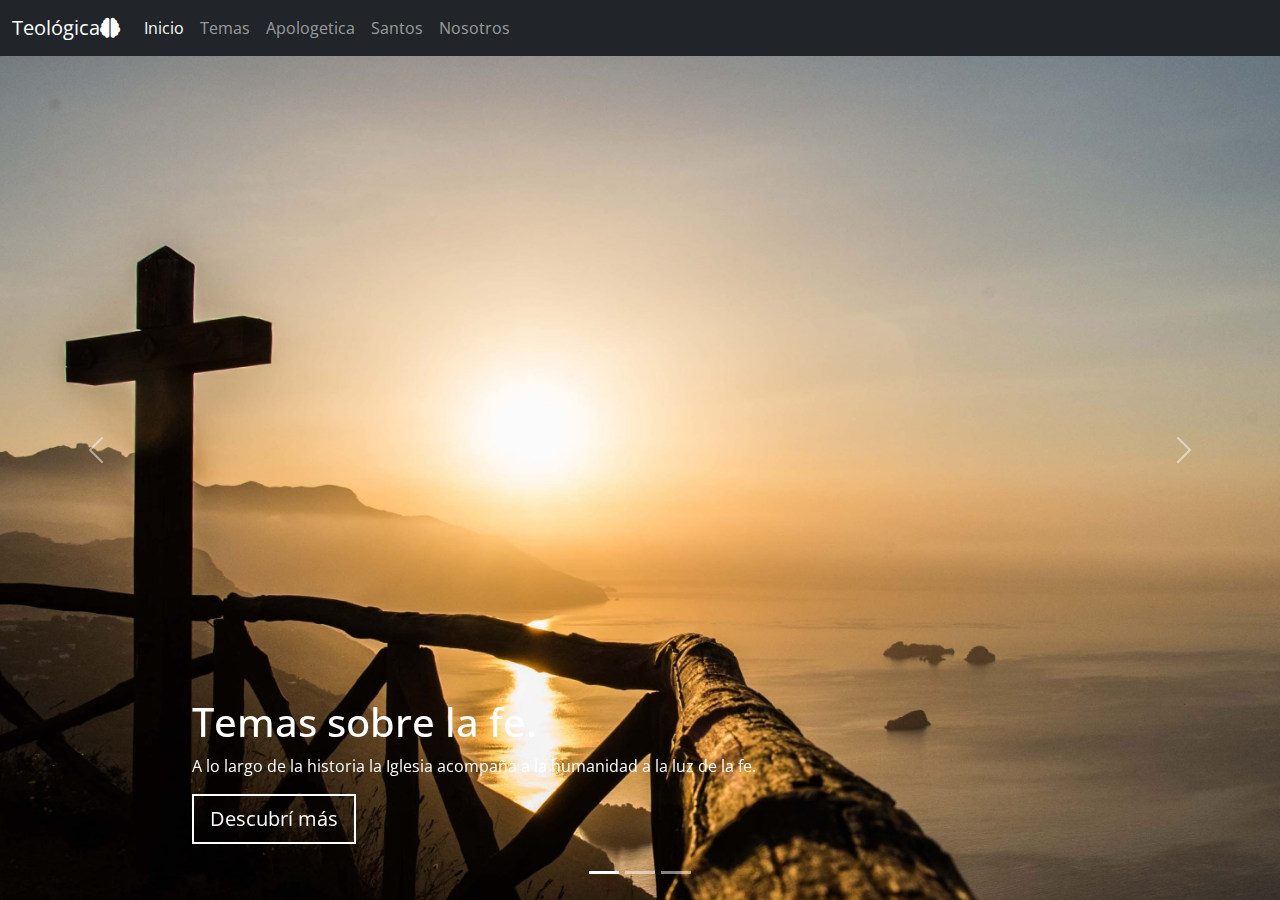
<file: index.html>
<!DOCTYPE html>
<html lang="en">
<head>
	<meta charset="UTF-8">
	<meta http-equiv="X-UA-Compatible" content="IE=edge">
	<meta name="viewport" content="width=device-width, initial-scale=1.0">
	<title>Teologicamente</title>
	<link rel="stylesheet" href="css/fontawesome/css/all.min.css">
	<link rel="stylesheet" href="css/fontawesome/css/fontawesome.min.css">
	<link rel="stylesheet" href="css/bootstrap/css/bootstrap.min.css">
	<link rel="stylesheet" href="css/styles.css">
	<link rel="shortcut icon" href="img/favicon.PNG" type="image/x-icon">
	<script src="css/bootstrap/js/bootstrap.bundle.min.js"></script>
</head>
<body>
	<header class="container">
		<nav class="navbar navbar-expand-md navbar-dark fixed-top bg-dark">
			<div class="container-fluid">
			  <a class="navbar-brand" href="index.html">Teológica<i class="fa-solid fa-brain"></i></a>
			  <button class="navbar-toggler" type="button" data-bs-toggle="collapse" data-bs-target="#navbarCollapse" aria-controls="navbarCollapse" aria-expanded="false" aria-label="Toggle navigation">
				<span class="navbar-toggler-icon"></span>
			  </button>
			  <div class="collapse navbar-collapse" id="navbarCollapse">
				<ul class="navbar-nav me-auto mb-2 mb-md-0">
				  <li class="nav-item">
					<a class="nav-link active" href="index.html">Inicio</a>
				  </li>
				  <li class="nav-item">
					<a class="nav-link" href="#">Temas</a>
				  </li>
				  <li class="nav-item">
					<a class="nav-link" href="apologetica.html">Apologetica</a>
				  </li>
				  <li class="nav-item">
					<a class="nav-link" href="santos.html">Santos</a>
				  </li>
				  <li class="nav-item">
					<a class="nav-link" href="#">Nosotros</a>
				  </li>
				</ul>
			  </div>
			</div>
		  </nav>
	</header>
	<main>
		<div id="myCarousel" class="carousel slide" data-bs-ride="carousel">
			<div class="carousel-indicators">
			  <button type="button" data-bs-target="#myCarousel" data-bs-slide-to="0" class="active" aria-current="true" aria-label="Slide 1"></button>
			  <button type="button" data-bs-target="#myCarousel" data-bs-slide-to="1" aria-label="Slide 2"></button>
			  <button type="button" data-bs-target="#myCarousel" data-bs-slide-to="2" aria-label="Slide 3"></button>
			</div>
			<div class="carousel-inner">
			  <div class="carousel-item active">
				<div class="w-100 fondoUno"></div>
		
				<div class="container">
				  <div class="carousel-caption text-start">
					<h1>Temas sobre la fe.</h1>
					<p>A lo largo de la historia la Iglesia acompaña a la humanidad a la luz de la fe.</p>
					<p><a class="btn btn-lg boton" href="#">Descubrí más</a></p>
				  </div>
				</div>
			  </div>
			  <div class="carousel-item">
				<div class="w-100 fondoDos"></div>
		
				<div class="container">
				  <div class="carousel-caption">
					<h1>Doctrina</h1>
					<p>Conocé cada día más sobre la teología Católica para enamorarte más de Dios</p>
					<p><a class="btn btn-lg boton" href="#">Descubrí más</a></p>
				  </div>
				</div>
			  </div>
			  <div class="carousel-item">
				<div class="w-100 fondoTres"></div>
		
				<div class="container">
				  <div class="carousel-caption text-end">
					<h1 class="colApo">Apologética</h1>
					<p class="colApo">Descubrí como los santos defendieron las herejías, la defensa de la fe.</p>
					<p><a class="btn btn-lg botonTres" href="apologetica.html">Descubrí más</a></p>
				  </div>
				</div>
			  </div>
			</div>
			<button class="carousel-control-prev" type="button" data-bs-target="#myCarousel" data-bs-slide="prev">
			  <span class="carousel-control-prev-icon" aria-hidden="true"></span>
			  <span class="visually-hidden">Previous</span>
			</button>
			<button class="carousel-control-next" type="button" data-bs-target="#myCarousel" data-bs-slide="next">
			  <span class="carousel-control-next-icon" aria-hidden="true"></span>
			  <span class="visually-hidden">Next</span>
			</button>
		  </div>
		  
		

	</main>
	<footer class="container">

	</footer>
	
</body>
</html>
</file>
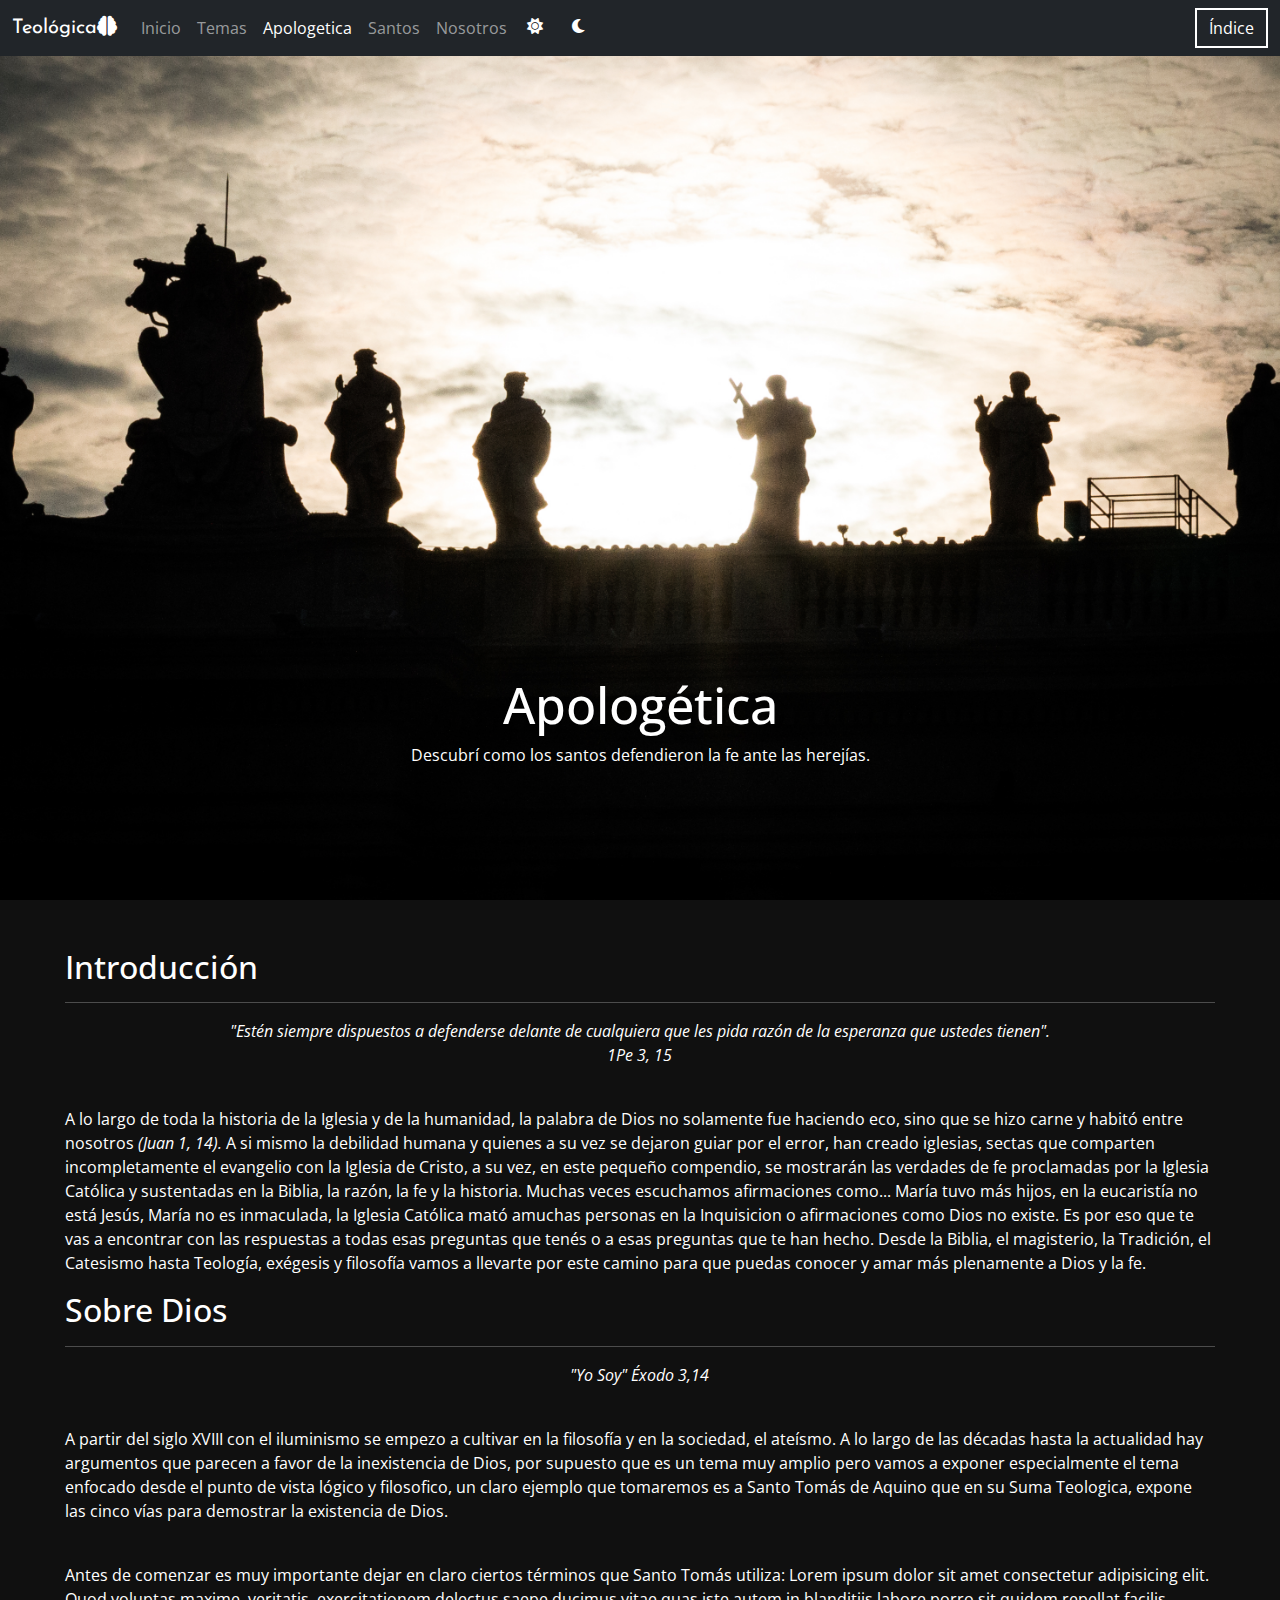
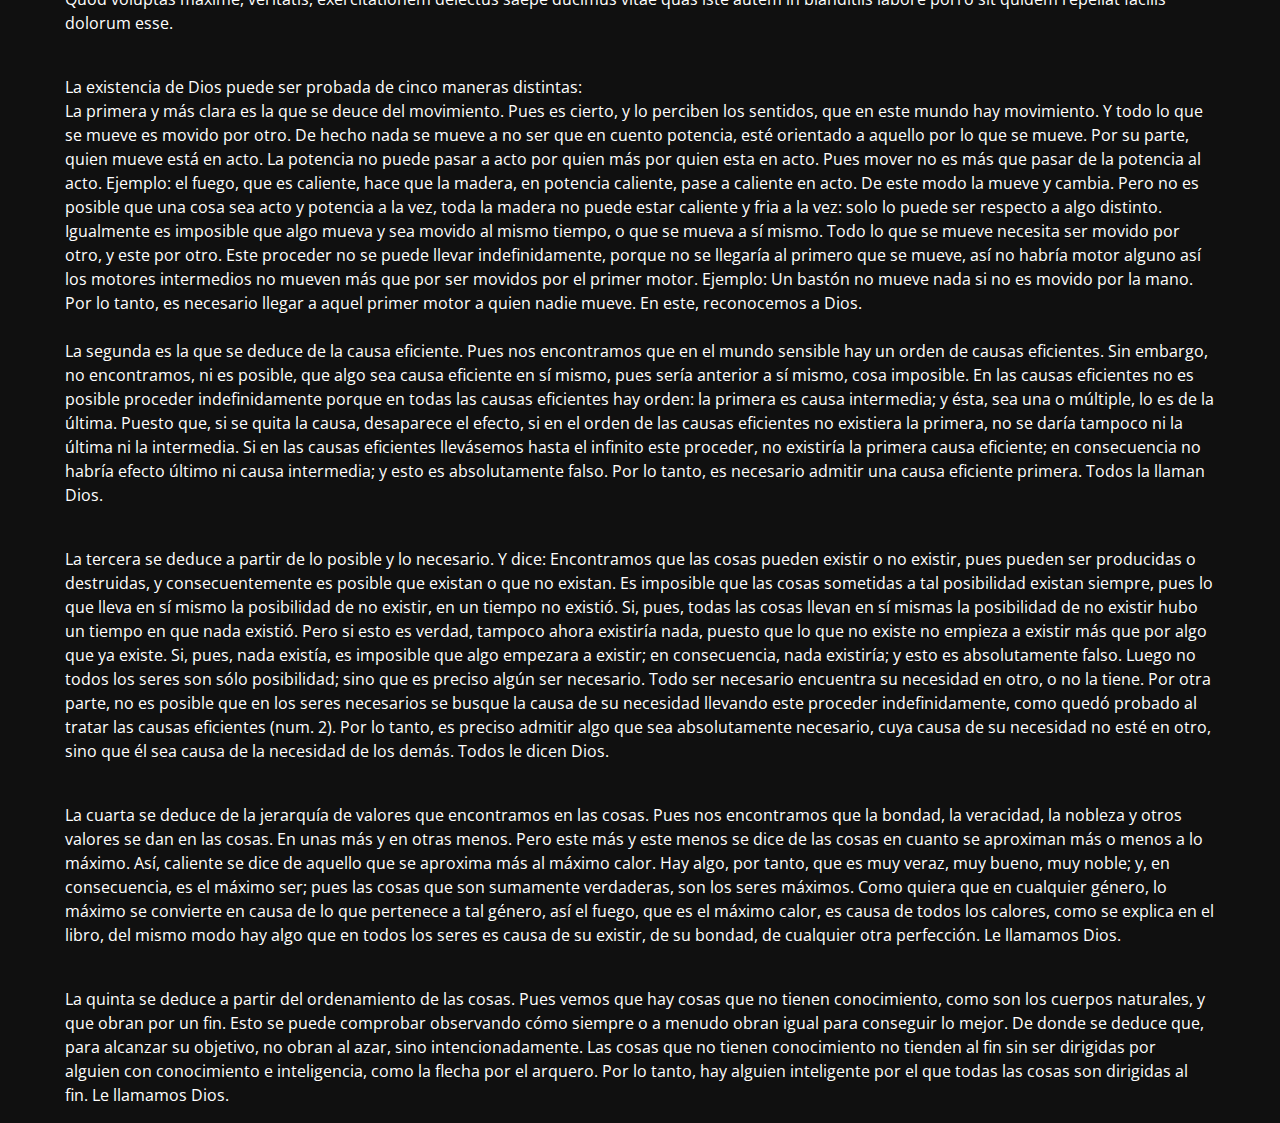
<file: apologetica.html>
<!DOCTYPE html>
<html lang="es">

<head>
	<meta charset="UTF-8">
	<meta http-equiv="X-UA-Compatible" content="IE=edge">
	<meta name="viewport" content="width=device-width, initial-scale=1.0">
	<title>Apologética</title>
	<link rel="stylesheet" href="css/bootstrap/css/bootstrap.min.css">
	<link rel="stylesheet" href="css/fontawesome/css/all.min.css">
	<link rel="stylesheet" href="css/fontawesome/css/fontawesome.min.css">
	<link rel="stylesheet" href="css/styles.css">
	<link rel="shortcut icon" href="img/favicon.PNG" type="image/x-icon">
	<script src="css/bootstrap/js/bootstrap.bundle.min.js"></script>
</head>

<body class="body">
	<header class="container">
		<nav class="navbar navbar-expand-md navbar-dark fixed-top bg-dark">
			<div class="container-fluid">
				<a class="navbar-brand titulo" href="index.html">Teológica<i class="fa-solid fa-brain"></i></a>
				<button class="navbar-toggler" type="button" data-bs-toggle="collapse" data-bs-target="#navbarCollapse"
					aria-controls="navbarCollapse" aria-expanded="false" aria-label="Toggle navigation">
					<span class="navbar-toggler-icon"></span>
				</button>
				<div class="collapse navbar-collapse" id="navbarCollapse">
					<ul class="navbar-nav me-auto mb-2 mb-md-0">
						<li class="nav-item">
							<a class="nav-link" href="index.html">Inicio</a>
						</li>
						<li class="nav-item">
							<a class="nav-link" href="#">Temas</a>
						</li>
						<li class="nav-item">
							<a class="nav-link active" href="apologetica.html">Apologetica</a>
						</li>
						<li class="nav-item">
							<a class="nav-link" href="santos.html">Santos</a>
						  </li>
						<li class="nav-item">
							<a class="nav-link" href="nosotros.html">Nosotros</a>
						</li>
						<div class="d-grid gap-2 d-md-block">
							<button class="btn btn-primary btnLuz" id="btnSol" type="button"><i class="fa-solid fa-sun"></i></button>
							<button class="btn btn-primary btnLuz" id="btnLuna" type="button"><i class="fa-solid fa-moon"></i></button>
						</div>
					</ul>
					
					<button class="btn botonDos" type="button" data-bs-toggle="offcanvas"
					data-bs-target="#offcanvasRight" aria-controls="offcanvasRight">Índice</button>
				</div>
			</div>
		</nav>
	</header>
	<main class="container-fluid">
		<div class="row mb-5">
			<div class="col-12 w-100 fondo">
				<h1>Apologética</h1>
				<p>Descubrí como los santos defendieron la fe ante las herejías.</p>
			</div>
		</div>
		<div class="row">
			<div class="col-12 col-sm-2">
				

				<div class="offcanvas offcanvas-end" tabindex="-1" id="offcanvasRight"
					aria-labelledby="offcanvasRightLabel">
					<div class="offcanvas-header">
						<h5 class="offcanvas-title" id="offcanvasRightLabel">Temario</h5>
						<button type="button" class="btn-close" data-bs-dismiss="offcanvas" aria-label="Close"></button>
					</div>
					<div class="offcanvas-body canvasColor">
						<ul class="list-canvas">
							<h3><a href="apologetica.html">Introducción</a></h3>
							<li><a href="apologetica.html #sobreDios">Dios</a></li>
							<li><a href="#">Biblia</a></li>
							<li><a href="#">María</a></li>
							<li><a href="#">Iglesia</a></li>
							<li><a href="#">Eucaristía</a></li>
							<li><a href="#">Fe</a></li>
							<li><a href="#">Santos</a></li>
							<li><a href="#">Histórica</a></li>
							<li><a href="#">Familia</a></li>
							<li><a href="#">Vida</a></li>
						</ul>
					</div>
				</div>
			</div>
			<div class="col-12 col-sm-11 mx-auto">
				<h2>Introducción</h2>
				<hr>
				<p class="text-center"><i>"Estén siempre dispuestos a defenderse delante de cualquiera que les pida razón de la esperanza que ustedes tienen".</i><br><cite>1Pe 3, 15</cite></p><br>
				<p>A lo largo de toda la historia de la Iglesia y de la humanidad, la palabra de Dios no solamente fue haciendo eco, sino que se hizo carne y habitó entre nosotros <cite>(Juan 1, 14). </cite>A si mismo la debilidad humana y quienes a su vez se dejaron guiar por el error, han creado iglesias, sectas que comparten incompletamente el evangelio con la Iglesia de Cristo, a su vez, en este pequeño compendio, se mostrarán las verdades de fe proclamadas por la Iglesia Católica y sustentadas en la Biblia, la razón, la fe y la historia. Muchas veces escuchamos afirmaciones como... María tuvo más hijos, en la eucaristía no está Jesús, María no es inmaculada, la Iglesia Católica mató amuchas personas en la Inquisicion o afirmaciones como Dios no existe. Es por eso que te vas a encontrar con las respuestas a todas esas preguntas que tenés o a esas preguntas que te han hecho. Desde la Biblia, el magisterio, la Tradición, el Catesismo hasta Teología, exégesis y filosofía vamos a llevarte por este camino para que puedas conocer y amar más plenamente a Dios y la fe.   </p>
				<h2 id="sobreDios">Sobre Dios</h2>
				<hr>
				<p class="text-center"><i>"Yo Soy" <cite>Éxodo 3,14</cite></i></p><br>
				<p>A partir del siglo XVIII con el iluminismo se empezo a cultivar en la filosofía y en la sociedad, el ateísmo. A lo largo de las décadas hasta la actualidad hay argumentos que parecen a favor de la inexistencia de Dios, por supuesto que es un tema muy amplio pero vamos a exponer especialmente el tema enfocado desde el punto de vista lógico y filosofico, un claro ejemplo que tomaremos es a Santo Tomás de Aquino que en su Suma Teologica, expone las cinco vías para demostrar la existencia de Dios.</p><br>
				<p>Antes de comenzar es muy importante dejar en claro ciertos términos que Santo Tomás utiliza: Lorem ipsum dolor sit amet consectetur adipisicing elit. Quod voluptas maxime, veritatis, exercitationem delectus saepe ducimus vitae quas iste autem in blanditiis labore porro sit quidem repellat facilis dolorum esse.</p><br>
				<p>La existencia de Dios puede ser probada de cinco maneras distintas: <br>
				La primera y más clara es la que se deuce del movimiento. Pues es cierto, y lo perciben los sentidos,
				que en este mundo hay movimiento. Y todo lo que se mueve es movido por otro. De hecho nada se mueve a no ser que en cuento potencia,
				esté orientado a aquello por lo que se mueve. Por su parte, quien mueve está en acto. La potencia no puede pasar a acto por quien más por 
				quien esta en acto. Pues mover no es más que pasar de la potencia al acto. Ejemplo: el fuego, que es caliente, hace que la madera, en potencia caliente, pase a caliente en acto. De este modo
				 la mueve y cambia. Pero no es posible que una cosa sea acto y potencia a la vez, toda la madera no puede estar 
				caliente y fria a la vez: solo lo puede ser respecto a algo distinto. Igualmente es imposible que algo mueva y sea movido 
				al mismo tiempo, o que se mueva a sí mismo. Todo lo que se mueve necesita ser movido por otro, y este por otro. Este proceder no se puede llevar 
				indefinidamente, porque no se llegaría al primero que se mueve, así no habría motor alguno así los motores intermedios no mueven más que por ser movidos 
				por el primer motor. Ejemplo: Un bastón no mueve nada si no es movido por la mano. Por lo tanto, es necesario llegar a aquel primer motor a quien nadie mueve. 
				En este, reconocemos a Dios.<br><br>
				La segunda es la que se deduce de la causa eficiente. Pues nos encontramos que en el mundo sensible hay un orden de causas eficientes. Sin embargo, no encontramos, ni es posible, que algo sea causa eficiente en sí mismo, pues sería anterior a sí mismo, cosa imposible. En las causas eficientes no es posible proceder indefinidamente porque en todas las causas eficientes hay orden: la primera es causa intermedia; y ésta, sea una o múltiple, lo es de la última. Puesto que, si se quita la causa, desaparece el efecto, si en el orden de las causas eficientes no existiera la primera, no se daría tampoco ni la última ni la intermedia. Si en las causas eficientes llevásemos hasta el infinito este proceder, no existiría la primera causa eficiente; en consecuencia no habría efecto último ni causa intermedia; y esto es absolutamente falso. Por lo tanto, es necesario admitir una causa eficiente primera. Todos la llaman Dios.</p><br>
				<p>La tercera se deduce  a partir de lo posible y lo necesario. Y dice: Encontramos que las cosas pueden existir o no existir, pues pueden ser producidas o destruidas, y consecuentemente es posible que existan o que no existan. Es imposible que las cosas sometidas a tal posibilidad existan siempre, pues lo que lleva en sí mismo la posibilidad de no existir, en un tiempo no existió. Si, pues, todas las cosas llevan en sí mismas la posibilidad de no existir hubo un tiempo en que nada existió. Pero si esto es verdad, tampoco ahora existiría nada, puesto que lo que no existe no empieza a existir más que por algo que ya existe. Si, pues, nada existía, es imposible que algo empezara a existir; en consecuencia, nada existiría; y esto es absolutamente falso. Luego no todos los seres son sólo posibilidad; sino que es preciso algún ser necesario. Todo ser necesario encuentra su necesidad en otro, o no la tiene. Por otra parte, no es posible que en los seres necesarios se busque la causa de su necesidad llevando este proceder indefinidamente, como quedó probado al tratar las causas eficientes (num. 2). Por lo tanto, es preciso admitir algo que sea absolutamente necesario, cuya causa de su necesidad no esté en otro, sino que él sea causa de la necesidad de los demás. Todos le dicen Dios.</p><br>
				<p>La cuarta se deduce de la jerarquía de valores que encontramos en las cosas. Pues nos encontramos que la bondad, la veracidad, la nobleza y otros valores se dan en las cosas. En unas más y en otras menos. Pero este más y este menos se dice de las cosas en cuanto se aproximan más o menos a lo máximo. Así, caliente se dice de aquello que se aproxima más al máximo calor. Hay algo, por tanto, que es muy veraz, muy bueno, muy noble; y, en consecuencia, es el máximo ser; pues las cosas que son sumamente verdaderas, son los seres máximos. Como quiera que en cualquier género, lo máximo se convierte en causa de lo que pertenece a tal género, así el fuego, que es el máximo calor, es causa de todos los calores, como se explica en el libro, del mismo modo hay algo que en todos los seres es causa de su existir, de su bondad, de cualquier otra perfección. Le llamamos Dios.</p><br>
				<p>La quinta se deduce a partir del ordenamiento de las cosas. Pues vemos que hay cosas que no tienen conocimiento, como son los cuerpos naturales, y que obran por un fin. Esto se puede comprobar observando cómo siempre o a menudo obran igual para conseguir lo mejor. De donde se deduce que, para alcanzar su objetivo, no obran al azar, sino intencionadamente. Las cosas que no tienen conocimiento no tienden al fin sin ser dirigidas por alguien con conocimiento e inteligencia, como la flecha por el arquero. Por lo tanto, hay alguien inteligente por el que todas las cosas son dirigidas al fin. Le llamamos Dios.</p>
			</div>
		</div>
	</main>


<script src="index.js"></script>
</body>

</html>
</file>
<file: css/styles.css>
@import url('https://fonts.googleapis.com/css2?family=Open+Sans:wght@300&display=swap');
@import url('https://fonts.googleapis.com/css2?family=Josefin+Sans:wght@300&display=swap');
* {
	font-family: 'Open Sans', sans-serif;
}
.body {
	background-color: #101010;
	color: #fff;
}
.bodyLuz {
	background-color: #fff;
	color:#000;
}

.titulo {
	font-family: 'Josefin Sans', sans-serif;
}
.titulo:hover .fa-brain {
	color: rgb(252, 126, 77);
}
.img {
	height: 100vh;
}
.colApo {
	color: black;
}
.boton {
	background-color: none;
	border: 2px solid #fff;
	border-radius: 0px;
	color: #fff;
}
.botonDos {
	background-color: none;
	border: 2px solid #fff;
	color: #fff;
	border-radius: 0px;
}
.botonTres {
	background-color: none;
	border: 2px solid #000;
	color: #000;
	border-radius: 0px;
}
.fondoUno {
	height: 100vh;
	background-image: url("../img/img1.JPG");
	background-size: cover;
	background-position: 7%;
}
.btnLuz {
	background: none;
	border: none;
}
.fondoDos {
	height: 100vh;
	background-image: url("../img/img4.jpg");
	background-size: cover;
	background-position: bottom;
}
.fondoTres {
	height: 100vh;
	background-image: url("../img/img3.JPG");
	background-size: cover;
	background-position: 20%;
}

.fondo {
	height: 100vh;
	background-image: url("../img/apologetica.JPG");
	background-size: cover;
	background-position: bottom;

}
.fondo h1 {
	padding-top: 75vh;
	font-size: 50px;
}
.fondo h1, .fondo p{
	color: #fff;
	text-align: center;
}
.list-canvas {
	text-align: center;
	list-style: none;
	padding: 0;
}
.list-canvas a {
	text-decoration: none;
	color: #fff;
	padding: 20px 100px;
	font-size: 25px;
}
.list-canvas li {
	margin: 20px 0px;
}
.list-canvas a:hover {
	background-color: #505050;
}
.canvasColor {
	background-color: #202020;
	color:#fff;
}

@media (max-width: 780px){
	#body h2 {
		text-align: center;
	}
}
</file>
